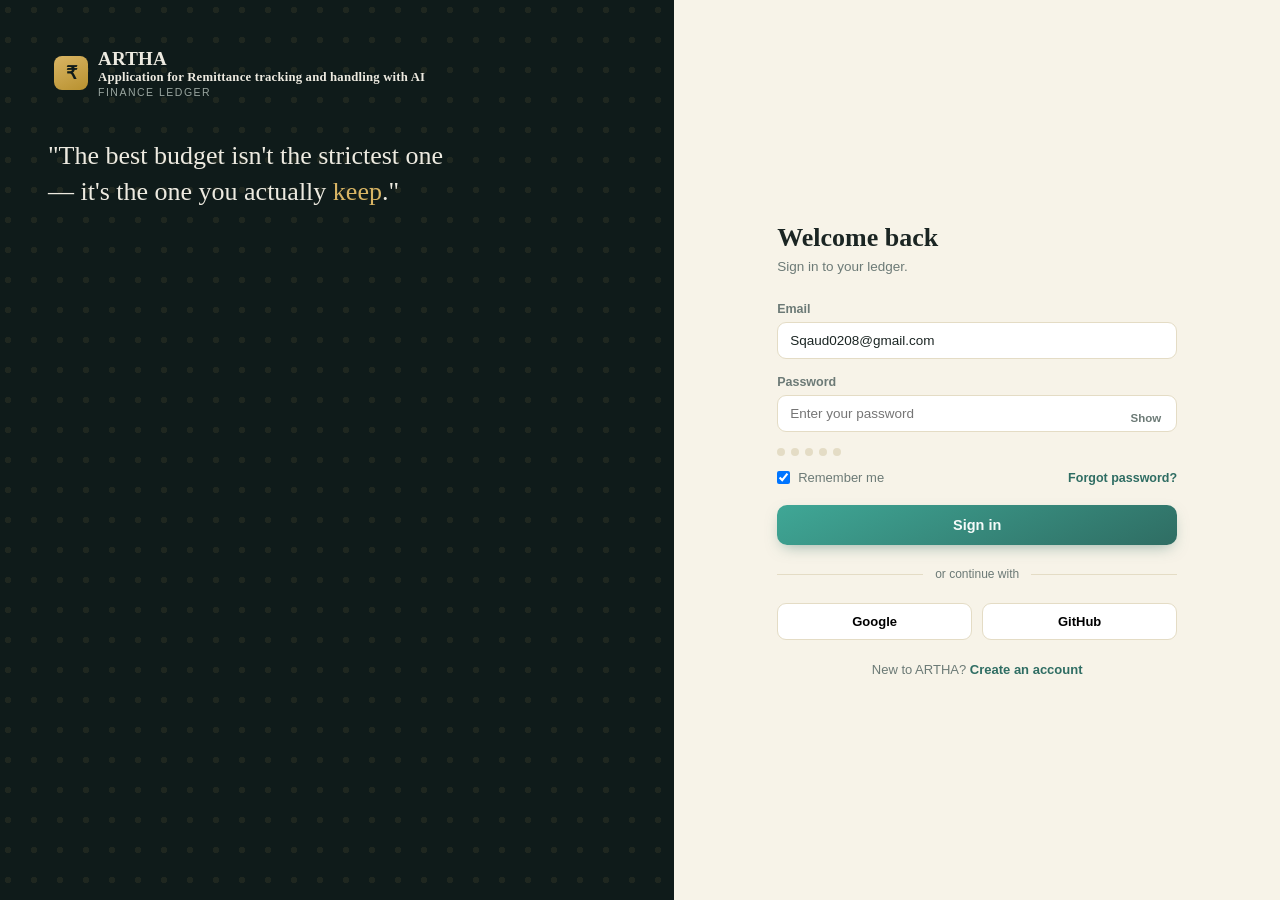
<file: index.html>
<!DOCTYPE html>
<html lang="en">
<head>
<meta charset="UTF-8">
<meta http-equiv="refresh" content="0; url=login.html">
<title>ARTHA</title>
</head>
<body>
<p>Redirecting to <a href="login.html">sign in</a>…</p>
</body>
</html>
</file>
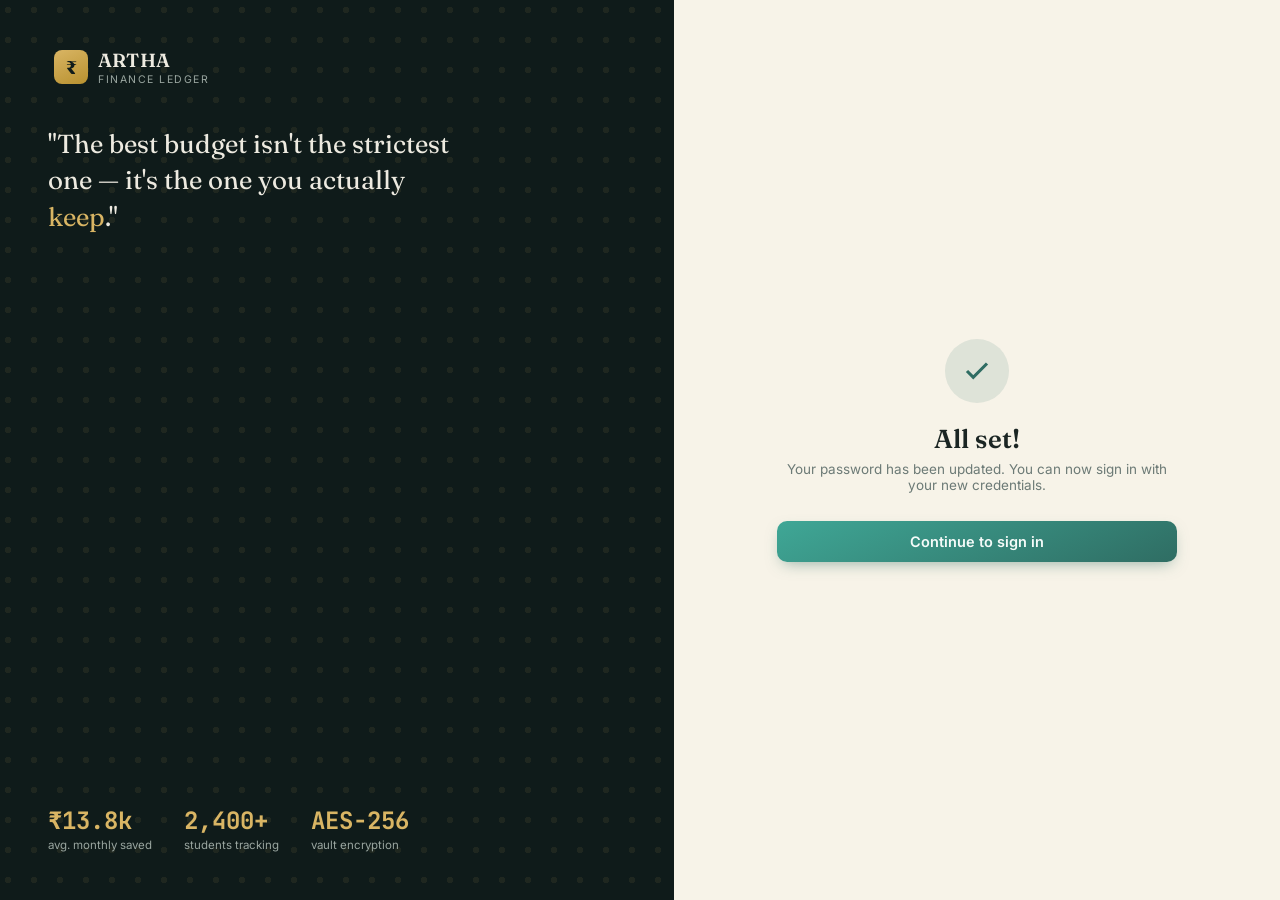
<file: email-verified.html>
<!DOCTYPE html>
<html lang="en">
<head>
<meta charset="UTF-8">
<meta name="viewport" content="width=device-width, initial-scale=1.0">
<title>Success — ARTHA</title>
<link rel="preconnect" href="https://fonts.googleapis.com">
<link href="https://fonts.googleapis.com/css2?family=Fraunces:opsz,wght@9..144,500;9..144,600;9..144,700&family=Inter:wght@400;500;600;700&family=JetBrains+Mono:wght@400;500;700&display=swap" rel="stylesheet">
<link rel="stylesheet" href="css/style.css">
</head>
<body>
<div class="auth-shell">
  <div class="auth-visual">
    <div class="auth-visual-content">
      <div class="brand"><div class="brand-mark">₹</div><div><div class="brand-name">ARTHA</div><div class="brand-tag">Finance Ledger</div></div></div>
      <div class="auth-quote">"The best budget isn't the strictest one — it's the one you actually <span>keep</span>."</div>
    </div>
    <div class="auth-stats">
      <div><div class="auth-stat-num">₹13.8k</div><div class="auth-stat-label">avg. monthly saved</div></div>
      <div><div class="auth-stat-num">2,400+</div><div class="auth-stat-label">students tracking</div></div>
      <div><div class="auth-stat-num">AES-256</div><div class="auth-stat-label">vault encryption</div></div>
    </div>
  </div>
  <div class="auth-form-side">
    <div class="auth-card">
      <div style="text-align:center; padding:20px 0;">
        <div style="width:64px; height:64px; border-radius:50%; background:rgba(47,109,99,0.12); display:flex; align-items:center; justify-content:center; margin:0 auto 20px;">
          <svg width="30" height="30" viewBox="0 0 24 24" fill="none" stroke="#2F6D63" stroke-width="2.5"><path d="M20 6L9 17l-5-5"/></svg>
        </div>
        <div class="auth-title">All set!</div>
        <div class="auth-sub" style="margin-bottom:28px;">Your password has been updated. You can now sign in with your new credentials.</div>
        <a class="btn btn-primary btn-block btn-lg" href="login.html">Continue to sign in</a>
      </div>

    </div>
  </div>
</div>
<script src="js/app.js"></script>

</body>
</html>
</file>
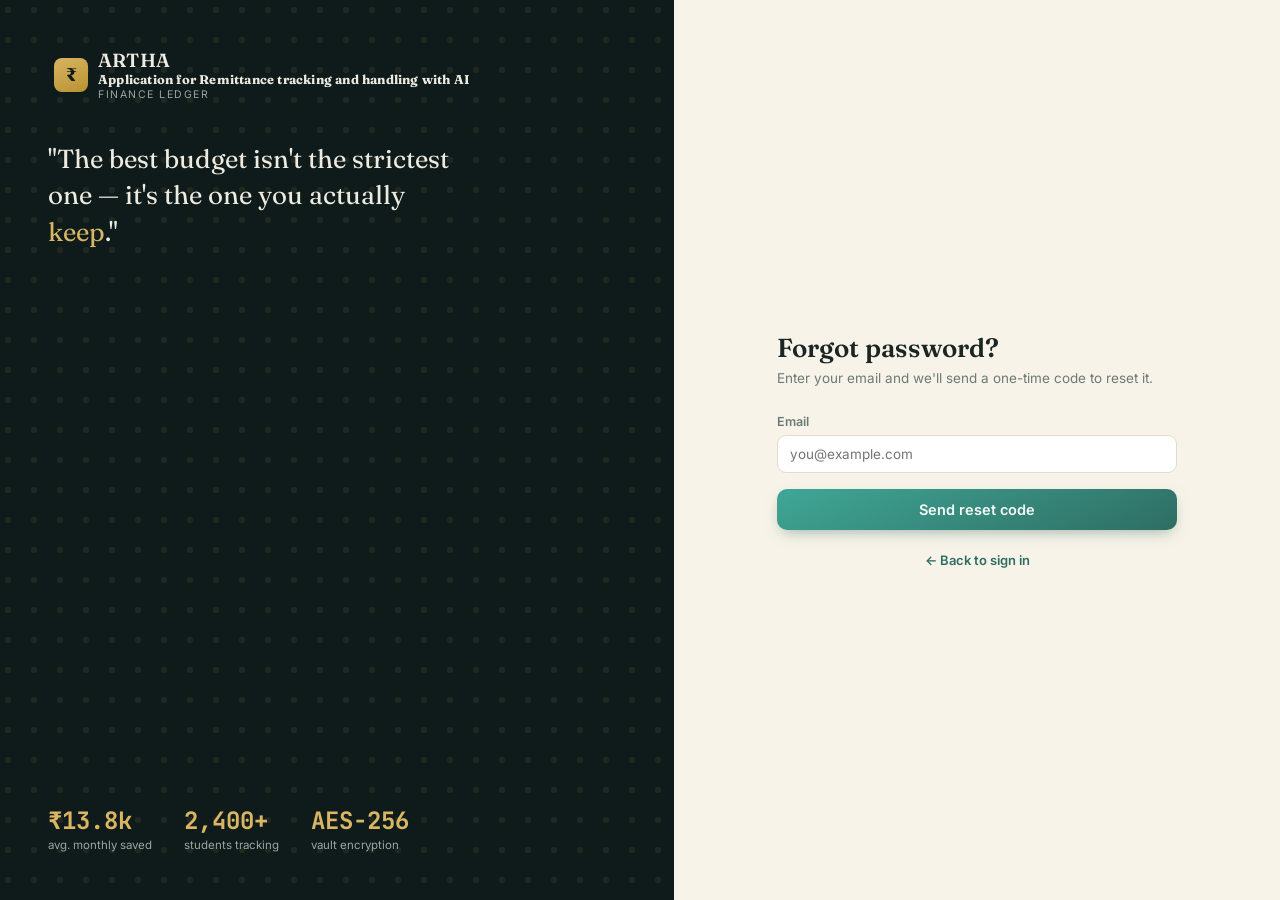
<file: forgot-password.html>
<!DOCTYPE html>
<html lang="en">
<head>
<meta charset="UTF-8">
<meta name="viewport" content="width=device-width, initial-scale=1.0">
<title>Forgot password — ARTHA</title>
<link rel="preconnect" href="https://fonts.googleapis.com">
<link href="https://fonts.googleapis.com/css2?family=Fraunces:opsz,wght@9..144,500;9..144,600;9..144,700&family=Inter:wght@400;500;600;700&family=JetBrains+Mono:wght@400;500;700&display=swap" rel="stylesheet">
<link rel="stylesheet" href="css/style.css">
</head>
<body>
<div class="auth-shell">
  <div class="auth-visual">
    <div class="auth-visual-content">
      <div class="brand"><div class="brand-mark">₹</div><div><div class="brand-name">ARTHA<br><h6>Application for Remittance tracking and handling with AI</h6></div><div class="brand-tag">Finance Ledger</div></div></div>
      <div class="auth-quote">"The best budget isn't the strictest one — it's the one you actually <span>keep</span>."</div>
    </div>
    <div class="auth-stats">
      <div><div class="auth-stat-num">₹13.8k</div><div class="auth-stat-label">avg. monthly saved</div></div>
      <div><div class="auth-stat-num">2,400+</div><div class="auth-stat-label">students tracking</div></div>
      <div><div class="auth-stat-num">AES-256</div><div class="auth-stat-label">vault encryption</div></div>
    </div>
  </div>
  <div class="auth-form-side">
    <div class="auth-card">
      <div class="auth-title">Forgot password?</div>
      <div class="auth-sub">Enter your email and we'll send a one-time code to reset it.</div>
      <div class="field"><label>Email</label><input type="email" placeholder="you@example.com"></div>
      <button class="btn btn-primary btn-block btn-lg" onclick="location.href='otp-verification.html'">Send reset code</button>
      <div class="auth-footer-link"><a href="login.html">← Back to sign in</a></div>

    </div>
  </div>
</div>
<script src="js/app.js"></script>

</body>
</html>
</file>
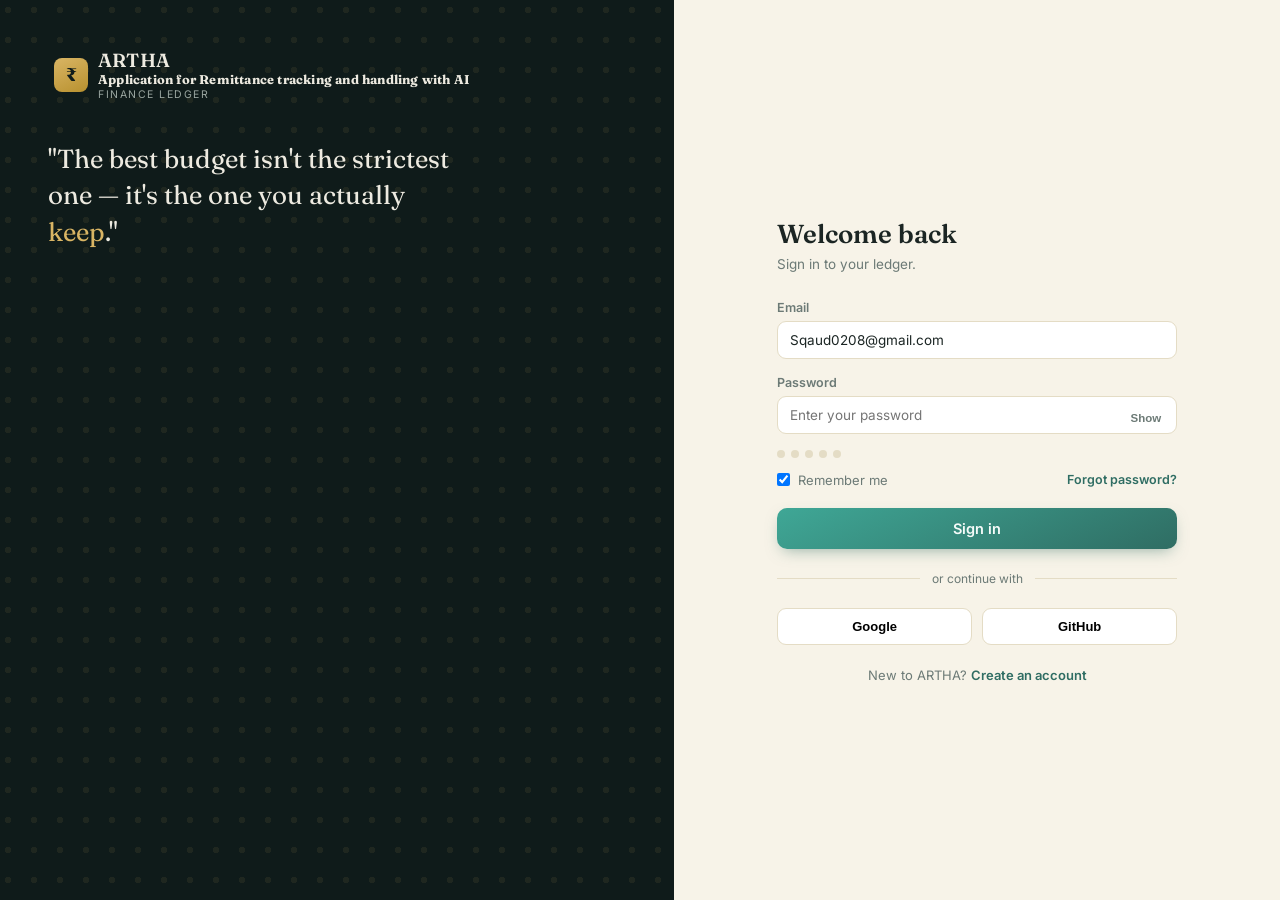
<file: login.html>
<!DOCTYPE html>
<html lang="en">
<head>
<meta charset="UTF-8">
<meta name="viewport" content="width=device-width, initial-scale=1.0">
<title>ARTHA</title>
<link rel="preconnect" href="https://fonts.googleapis.com">
<link href="https://fonts.googleapis.com/css2?family=Fraunces:opsz,wght@9..144,500;9..144,600;9..144,700&family=Inter:wght@400;500;600;700&family=JetBrains+Mono:wght@400;500;700&display=swap" rel="stylesheet">
<link rel="stylesheet" href="css/style.css">
</head>
<body>
<div class="auth-shell">
  <div class="auth-visual">
    <div class="auth-visual-content">
      <div class="brand"><div class="brand-mark">₹</div><div><div class="brand-name">ARTHA<br><h6>Application for Remittance tracking and handling with AI</h6></div><div class="brand-tag">Finance Ledger</div></div></div>
      <div class="auth-quote">"The best budget isn't the strictest one — it's the one you actually <span>keep</span>."</div>
    </div>
    <div class="auth-stats">
      <div><div class="auth-stat-num"></div><div class="auth-stat-label"></div></div>
      <div><div class="auth-stat-num"></div><div class="auth-stat-label"></div></div>
      <div><div class="auth-stat-num"></div><div class="auth-stat-label"></div></div>
    </div>
  </div>
  <div class="auth-form-side">
    <div class="auth-card">
      <div class="auth-title">Welcome back</div>
      <div class="auth-sub">Sign in to your ledger.</div>

      <div class="lockout-box" id="lockoutBox"></div>

      <div class="field"><label>Email</label><input type="email" placeholder="you@example.com" value="Sqaud0208@gmail.com"></div>
      <div class="field password-field">
        <label>Password</label>
        <input type="password" id="loginPassInput" placeholder="Enter your password">
        <button class="password-toggle" onclick="togglePassword('loginPassInput', this)"></br></br>Show</button>
      </div>
      <div class="attempts-row" id="attemptsRow">
        <span class="attempt-dot"></span><span class="attempt-dot"></span><span class="attempt-dot"></span><span class="attempt-dot"></span><span class="attempt-dot"></span>
      </div>

      <div style="display:flex; justify-content:space-between; align-items:center; margin:14px 0 20px;">
        <label class="check-row"><input type="checkbox" checked> Remember me</label>
        <a href="forgot-password.html" style="font-size:12.5px; color:var(--teal); font-weight:600; text-decoration:none;">Forgot password?</a>
      </div>

      <button class="btn btn-primary btn-block btn-lg" id="loginSubmitBtn" onclick="handleLoginDemo()">Sign in</button>

      <div class="auth-divider">or continue with</div>
      <div class="social-row">
        <button class="social-btn">Google</button>
        <button class="social-btn">GitHub</button>
      </div>
      <div class="auth-footer-link">New to ARTHA? <a href="register.html">Create an account</a></div>

    </div>
  </div>
</div>
<script src="js/app.js"></script>
<script>
function handleLoginDemo() {
  const pw = document.getElementById('loginPassInput').value;
  // Demo-only client check so the lockout/attempt UI can be exercised.
  // Real credential verification must happen server-side over HTTPS.
  if (pw === 'demo1234') {
    simulateLoginAttempt(true);
    setTimeout(() => location.href = 'dashboard.html', 600);
  } else {
    simulateLoginAttempt(false);
  }
}
</script>
</body>
</html>
</file>
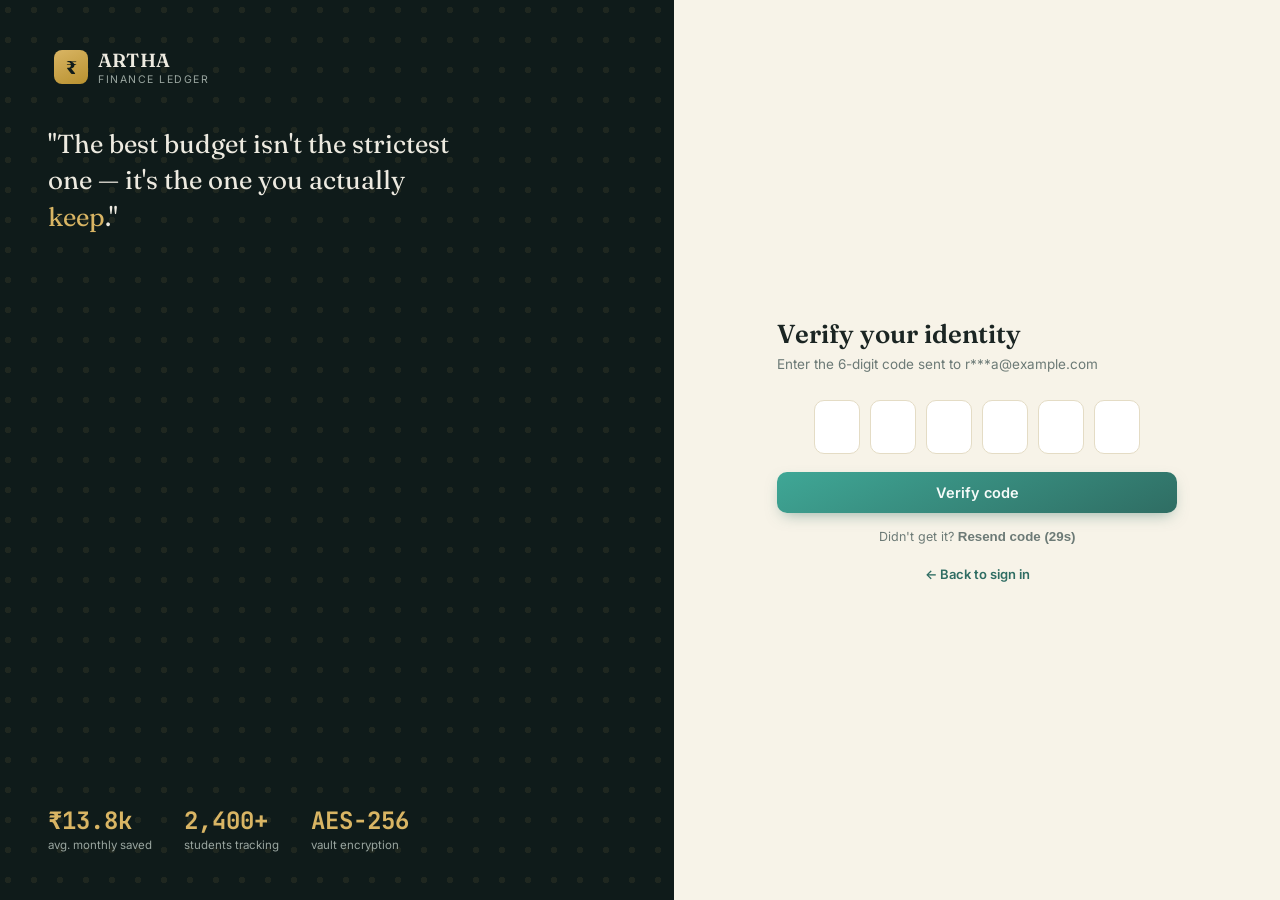
<file: otp-verification.html>
<!DOCTYPE html>
<html lang="en">
<head>
<meta charset="UTF-8">
<meta name="viewport" content="width=device-width, initial-scale=1.0">
<title>Verify code — ARTHA</title>
<link rel="preconnect" href="https://fonts.googleapis.com">
<link href="https://fonts.googleapis.com/css2?family=Fraunces:opsz,wght@9..144,500;9..144,600;9..144,700&family=Inter:wght@400;500;600;700&family=JetBrains+Mono:wght@400;500;700&display=swap" rel="stylesheet">
<link rel="stylesheet" href="css/style.css">
</head>
<body>
<div class="auth-shell">
  <div class="auth-visual">
    <div class="auth-visual-content">
      <div class="brand"><div class="brand-mark">₹</div><div><div class="brand-name">ARTHA</div><div class="brand-tag">Finance Ledger</div></div></div>
      <div class="auth-quote">"The best budget isn't the strictest one — it's the one you actually <span>keep</span>."</div>
    </div>
    <div class="auth-stats">
      <div><div class="auth-stat-num">₹13.8k</div><div class="auth-stat-label">avg. monthly saved</div></div>
      <div><div class="auth-stat-num">2,400+</div><div class="auth-stat-label">students tracking</div></div>
      <div><div class="auth-stat-num">AES-256</div><div class="auth-stat-label">vault encryption</div></div>
    </div>
  </div>
  <div class="auth-form-side">
    <div class="auth-card">
      <div class="auth-title">Verify your identity</div>
      <div class="auth-sub">Enter the 6-digit code sent to r***a@example.com</div>
      <div class="otp-row" id="otpGroup">
        <input class="otp-box" maxlength="1" inputmode="numeric">
        <input class="otp-box" maxlength="1" inputmode="numeric">
        <input class="otp-box" maxlength="1" inputmode="numeric">
        <input class="otp-box" maxlength="1" inputmode="numeric">
        <input class="otp-box" maxlength="1" inputmode="numeric">
        <input class="otp-box" maxlength="1" inputmode="numeric">
      </div>
      <button class="btn btn-primary btn-block btn-lg" onclick="location.href='reset-password.html'">Verify code</button>
      <div class="resend-row" style="margin-top:16px;">Didn't get it? <button id="resendBtn" data-label="Resend code">Resend code</button></div>
      <div class="auth-footer-link"><a href="login.html">← Back to sign in</a></div>

    </div>
  </div>
</div>
<script src="js/app.js"></script>
<script>initOtpGroup('otpGroup'); initResendTimer('resendBtn', 30);</script>
</body>
</html>
</file>
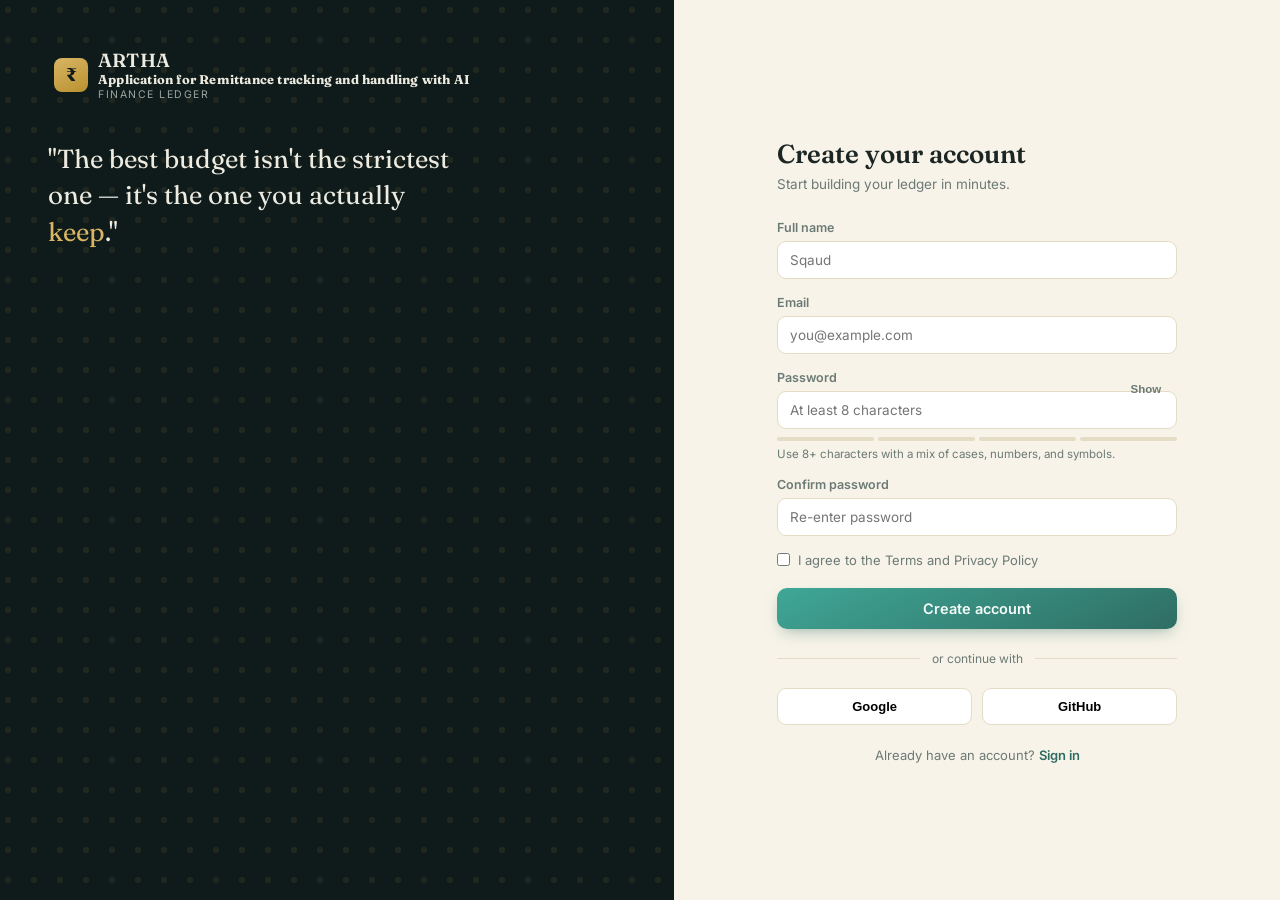
<file: register.html>
<!DOCTYPE html>
<html lang="en">
<head>
<meta charset="UTF-8">
<meta name="viewport" content="width=device-width, initial-scale=1.0">
<title>Create account — ARTHA</title>
<link rel="preconnect" href="https://fonts.googleapis.com">
<link href="https://fonts.googleapis.com/css2?family=Fraunces:opsz,wght@9..144,500;9..144,600;9..144,700&family=Inter:wght@400;500;600;700&family=JetBrains+Mono:wght@400;500;700&display=swap" rel="stylesheet">
<link rel="stylesheet" href="css/style.css">
</head>
<body>
<div class="auth-shell">
  <div class="auth-visual">
    <div class="auth-visual-content">
      <div class="brand"><div class="brand-mark">₹</div><div><div class="brand-name">ARTHA<br><h6>Application for Remittance tracking and handling with AI</h6></div><div class="brand-tag">Finance Ledger</div></div></div>
      <div class="auth-quote">"The best budget isn't the strictest one — it's the one you actually <span>keep</span>."</div>
    </div>
    <div class="auth-stats">
      <div><div class="auth-stat-num"></div><div class="auth-stat-label"></div></div>
      <div><div class="auth-stat-num"></div><div class="auth-stat-label"></div></div>
      <div><div class="auth-stat-num"></div><div class="auth-stat-label"></div></div>
    </div>
  </div>
  <div class="auth-form-side">
    <div class="auth-card">
      <div class="auth-title">Create your account</div>
      <div class="auth-sub">Start building your ledger in minutes.</div>

      <div class="field"><label>Full name</label><input placeholder="Sqaud"></div>
      <div class="field"><label>Email</label><input type="email" placeholder="you@example.com"></div>
      <div class="field password-field">
        <label>Password</label>
        <input type="password" id="regPassInput" placeholder="At least 8 characters">
        <button class="password-toggle" onclick="togglePassword('regPassInput', this)">Show</button>
        <div class="strength-meter" id="regPwMeter"><div class="strength-bar"></div><div class="strength-bar"></div><div class="strength-bar"></div><div class="strength-bar"></div></div>
        <div class="strength-label" id="regPwLabel"></div>
        <div class="field-hint">Use 8+ characters with a mix of cases, numbers, and symbols.</div>
      </div>
      <div class="field"><label>Confirm password</label><input type="password" placeholder="Re-enter password"></div>

      <label class="check-row" style="margin-bottom:20px;"><input type="checkbox"> I agree to the Terms and Privacy Policy</label>

      <button class="btn btn-primary btn-block btn-lg" onclick="location.href='otp-verification.html'">Create account</button>

      <div class="auth-divider">or continue with</div>
      <div class="social-row"><button class="social-btn">Google</button><button class="social-btn">GitHub</button></div>
      <div class="auth-footer-link">Already have an account? <a href="login.html">Sign in</a></div>

    </div>
  </div>
</div>
<script src="js/app.js"></script>
<script>initStrengthMeter('regPassInput','regPwMeter','regPwLabel');</script>
</body>
</html>
</file>
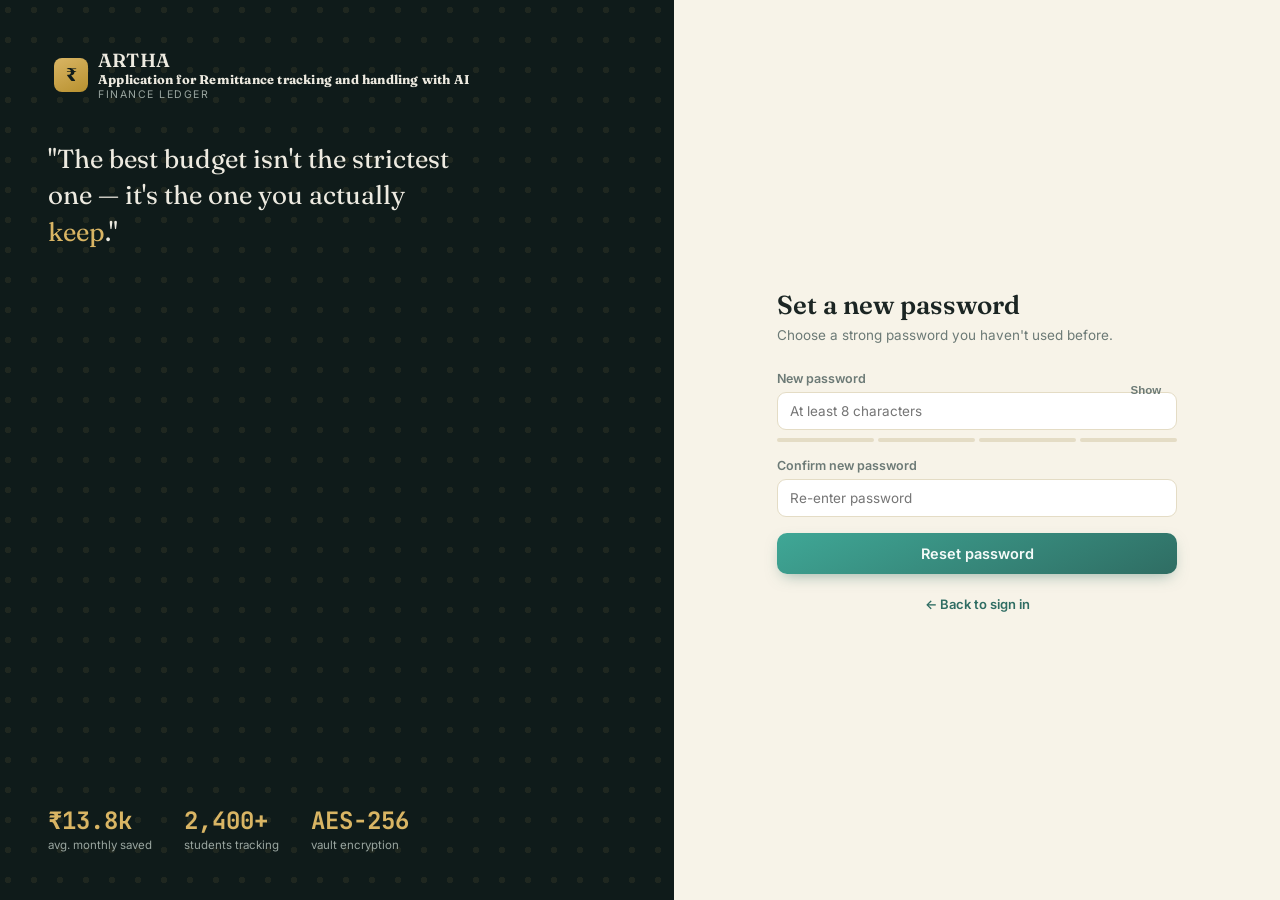
<file: reset-password.html>
<!DOCTYPE html>
<html lang="en">
<head>
<meta charset="UTF-8">
<meta name="viewport" content="width=device-width, initial-scale=1.0">
<title>Reset password — ARTHA</title>
<link rel="preconnect" href="https://fonts.googleapis.com">
<link href="https://fonts.googleapis.com/css2?family=Fraunces:opsz,wght@9..144,500;9..144,600;9..144,700&family=Inter:wght@400;500;600;700&family=JetBrains+Mono:wght@400;500;700&display=swap" rel="stylesheet">
<link rel="stylesheet" href="css/style.css">
</head>
<body>
<div class="auth-shell">
  <div class="auth-visual">
    <div class="auth-visual-content">
      <div class="brand"><div class="brand-mark">₹</div><div><div class="brand-name">ARTHA<br><h6>Application for Remittance tracking and handling with AI</h6></div><div class="brand-tag">Finance Ledger</div></div></div>
      <div class="auth-quote">"The best budget isn't the strictest one — it's the one you actually <span>keep</span>."</div>
    </div>
    <div class="auth-stats">
      <div><div class="auth-stat-num">₹13.8k</div><div class="auth-stat-label">avg. monthly saved</div></div>
      <div><div class="auth-stat-num">2,400+</div><div class="auth-stat-label">students tracking</div></div>
      <div><div class="auth-stat-num">AES-256</div><div class="auth-stat-label">vault encryption</div></div>
    </div>
  </div>
  <div class="auth-form-side">
    <div class="auth-card">
      <div class="auth-title">Set a new password</div>
      <div class="auth-sub">Choose a strong password you haven't used before.</div>
      <div class="field password-field">
        <label>New password</label>
        <input type="password" id="resetPassInput" placeholder="At least 8 characters">
        <button class="password-toggle" onclick="togglePassword('resetPassInput', this)">Show</button>
        <div class="strength-meter" id="resetPwMeter"><div class="strength-bar"></div><div class="strength-bar"></div><div class="strength-bar"></div><div class="strength-bar"></div></div>
        <div class="strength-label" id="resetPwLabel"></div>
      </div>
      <div class="field"><label>Confirm new password</label><input type="password" placeholder="Re-enter password"></div>
      <button class="btn btn-primary btn-block btn-lg" onclick="location.href='email-verified.html'">Reset password</button>
      <div class="auth-footer-link"><a href="login.html">← Back to sign in</a></div>

    </div>
  </div>
</div>
<script src="js/app.js"></script>
<script>initStrengthMeter('resetPassInput','resetPwMeter','resetPwLabel');</script>
</body>
</html>
</file>
<file: css/style.css>
/* =========================================================
   ARTHA — shared design system
   Passbook / ledger motif: ink navy, brass gold, teal, aged paper
   ========================================================= */

:root{
  --ink:#0F1B1A;
  --ink-2:#152625;
  --surface:#F7F3E8;
  --surface-2:#FFFFFF;
  --card-line:#E4DCC5;
  --brass:#B8912F;
  --brass-light:#D9B564;
  --teal:#2F6D63;
  --teal-light:#3FA796;
  --terracotta:#B0503F;
  --text-main:#1B2523;
  --text-muted:#6C7A76;
  --paper:#FBF8F0;
  --shadow: 0 8px 24px -8px rgba(15,27,26,0.18);
  --radius-lg:16px;
  --radius-md:12px;
  --radius-sm:8px;
}
*{box-sizing:border-box; margin:0; padding:0;}
html{scroll-behavior:smooth;}
body{
  font-family:'Inter', sans-serif;
  background:var(--surface);
  color:var(--text-main);
  min-height:100vh;
}
a{ color:inherit; }
.mono{font-family:'JetBrains Mono', monospace;}
.display{font-family:'Fraunces', serif;}
:focus-visible{ outline:2px solid var(--teal-light); outline-offset:2px; }

/* ---------- APP SHELL ---------- */
.app-shell{ display:flex; min-height:100vh; }

.sidebar{
  width:248px;
  background:var(--ink);
  color:#EDEAE0;
  padding:28px 18px;
  flex-shrink:0;
  display:flex;
  flex-direction:column;
  gap:28px;
  position:sticky;
  top:0;
  height:100vh;
  overflow-y:auto;
}
.brand{ display:flex; align-items:center; gap:10px; padding:0 6px; }
.brand-mark{
  width:34px;height:34px; border-radius:8px;
  background:linear-gradient(155deg, var(--brass-light), var(--brass));
  display:flex;align-items:center;justify-content:center;
  font-family:'Fraunces',serif; font-weight:700; color:var(--ink); font-size:18px;
}
.brand-name{ font-family:'Fraunces', serif; font-size:19px; font-weight:600; letter-spacing:.2px; }
.brand-tag{ font-size:10.5px; color:#9AA6A0; letter-spacing:1.5px; text-transform:uppercase; margin-top:1px; }

nav.main-nav{ display:flex; flex-direction:column; gap:2px; }
.nav-section-label{
  font-size:10.5px; text-transform:uppercase; letter-spacing:1.3px;
  color:#6E7C77; margin:16px 10px 6px;
}
.nav-item{
  display:flex; align-items:center; gap:12px; padding:9px 12px; border-radius:9px;
  color:#C7CFC9; font-size:14px; font-weight:500; text-decoration:none; cursor:pointer;
  transition: background .15s ease, color .15s ease; border:none; background:none; width:100%; text-align:left;
}
.nav-item:hover{ background:rgba(255,255,255,0.05); color:#EDEAE0; }
.nav-item.active{ background:rgba(217,181,100,0.14); color:var(--brass-light); }
.nav-item svg{ width:17px; height:17px; flex-shrink:0; }
.nav-item .nav-badge{
  margin-left:auto; font-size:10px; font-weight:700; padding:1px 6px; border-radius:20px;
  background:var(--terracotta); color:#fff;
}
.sidebar-foot{
  margin-top:auto; border-top:1px solid rgba(255,255,255,0.08); padding-top:16px;
  display:flex; align-items:center; gap:10px;
}
.avatar-sm{
  width:36px;height:36px;border-radius:50%;
  background:linear-gradient(155deg, var(--teal-light), var(--teal));
  display:flex;align-items:center;justify-content:center;
  font-weight:600; font-size:13px; color:#EDEAE0; flex-shrink:0;
}
.foot-name{ font-size:13px; font-weight:600; color:#EDEAE0; }
.foot-role{ font-size:11.5px; color:#8C9994; }
.logout-link{ margin-left:auto; color:#8C9994; cursor:pointer; }
.logout-link:hover{ color:var(--terracotta); }

main.content{ flex:1; padding:26px 36px 60px; max-width:1240px; }

/* ---------- TOPBAR ---------- */
.topbar{
  display:flex; justify-content:space-between; align-items:flex-start;
  margin-bottom:26px; flex-wrap:wrap; gap:16px;
}
.page-eyebrow{ font-size:11.5px; text-transform:uppercase; letter-spacing:1.6px; color:var(--teal); font-weight:600; }
.page-title{ font-family:'Fraunces', serif; font-size:28px; font-weight:600; margin-top:4px; color:var(--text-main); }
.page-sub{ font-size:13.5px; color:var(--text-muted); margin-top:3px; }
.topbar-actions{ display:flex; align-items:center; gap:10px; flex-wrap:wrap; }

/* ---------- BUTTONS ---------- */
.btn{
  border:none; cursor:pointer; font-family:'Inter',sans-serif; font-weight:600; font-size:13.5px;
  padding:10px 18px; border-radius:10px; display:inline-flex; align-items:center; gap:7px;
  transition: transform .12s ease, box-shadow .12s ease; text-decoration:none;
}
.btn:active{ transform: scale(0.97); }
.btn:disabled{ opacity:.5; cursor:not-allowed; }
.btn-primary{
  background:linear-gradient(155deg, var(--teal-light), var(--teal)); color:#F5FBF9;
  box-shadow:0 6px 16px -6px rgba(47,109,99,0.55);
}
.btn-primary:hover{ box-shadow:0 8px 20px -6px rgba(47,109,99,0.65); }
.btn-gold{
  background:linear-gradient(155deg, var(--brass-light), var(--brass)); color:var(--ink);
  box-shadow:0 6px 16px -6px rgba(184,145,47,0.5);
}
.btn-ghost{ background:var(--surface-2); color:var(--text-main); border:1px solid var(--card-line); }
.btn-danger{ background:var(--surface-2); color:var(--terracotta); border:1px solid rgba(176,80,63,0.35); }
.btn-block{ width:100%; justify-content:center; }
.btn-lg{ padding:12px 20px; font-size:14.5px; }

.icon-btn{
  width:38px; height:38px; border-radius:10px; background:var(--surface-2); border:1px solid var(--card-line);
  display:flex; align-items:center; justify-content:center; cursor:pointer; position:relative;
}
.icon-btn svg{ width:17px;height:17px; color:var(--text-muted); }
.dot-badge{ position:absolute; top:6px; right:7px; width:7px;height:7px;border-radius:50%; background:var(--terracotta); border:1.5px solid var(--surface-2); }

/* ---------- ALERT / TOAST ---------- */
.alert-banner{
  display:flex; align-items:center; gap:12px;
  background:linear-gradient(90deg, rgba(176,80,63,0.09), rgba(176,80,63,0.03));
  border:1px solid rgba(176,80,63,0.25); border-left:4px solid var(--terracotta);
  border-radius:12px; padding:13px 18px; margin-bottom:22px; font-size:13.5px;
}
.alert-banner.warn{
  background:linear-gradient(90deg, rgba(184,145,47,0.10), rgba(184,145,47,0.03));
  border-color:rgba(184,145,47,0.3); border-left-color:var(--brass);
}
.alert-banner.info{
  background:linear-gradient(90deg, rgba(47,109,99,0.09), rgba(47,109,99,0.03));
  border-color:rgba(47,109,99,0.25); border-left-color:var(--teal);
}
.alert-banner strong{ color:var(--terracotta); }
.alert-banner.warn strong{ color:var(--brass); }
.alert-banner.info strong{ color:var(--teal); }
.alert-banner .close-x{ margin-left:auto; cursor:pointer; color:var(--text-muted); font-size:16px; background:none; border:none; }

.toast-stack{ position:fixed; top:20px; right:20px; z-index:200; display:flex; flex-direction:column; gap:10px; }
.toast{
  background:var(--ink); color:#EDEAE0; padding:12px 16px; border-radius:10px; font-size:13px;
  box-shadow:0 10px 24px -8px rgba(0,0,0,0.4); display:flex; align-items:center; gap:10px; min-width:240px;
  animation: toastIn .25s ease;
}
.toast.success{ border-left:3px solid var(--teal-light); }
.toast.error{ border-left:3px solid var(--terracotta); }
@keyframes toastIn{ from{ opacity:0; transform:translateY(-8px);} to{opacity:1; transform:translateY(0);} }

/* ---------- PASSBOOK STAT CARDS ---------- */
.stat-grid{ display:grid; grid-template-columns:repeat(4, 1fr); gap:16px; margin-bottom:24px; }
.stat-card{
  background:var(--paper); border:1px solid var(--card-line); border-radius:14px;
  padding:18px 18px 16px 26px; position:relative; overflow:hidden; box-shadow:var(--shadow);
}
.stat-card::before{
  content:""; position:absolute; left:0; top:0; bottom:0; width:14px;
  background-image: radial-gradient(circle at 7px 10px, var(--surface) 3px, transparent 3.2px);
  background-size:14px 16px; background-repeat:repeat-y;
}
.stat-label{ font-size:11.5px; text-transform:uppercase; letter-spacing:1px; color:var(--text-muted); font-weight:600; }
.stat-value{ font-family:'JetBrains Mono', monospace; font-size:23px; font-weight:700; margin-top:8px; color:var(--text-main); }
.stat-delta{ font-size:12px; margin-top:6px; font-weight:600; display:flex; align-items:center; gap:4px; }
.stat-delta.up{ color:var(--teal); }
.stat-delta.down{ color:var(--terracotta); }

/* ---------- GRID / PANELS ---------- */
.content-grid{ display:grid; grid-template-columns: 1.35fr 1fr; gap:18px; margin-bottom:18px; }
.panel{ background:var(--paper); border:1px solid var(--card-line); border-radius:14px; padding:20px; box-shadow:var(--shadow); }
.panel-head{ display:flex; justify-content:space-between; align-items:center; margin-bottom:16px; gap:10px; flex-wrap:wrap; }
.panel-title{ font-family:'Fraunces', serif; font-size:16.5px; font-weight:600; }
.panel-link{ font-size:12.5px; color:var(--teal); font-weight:600; cursor:pointer; text-decoration:none; background:none; border:none; }
.chart-wrap{ position:relative; height:230px; }

/* ---------- TABLE / LEDGER ---------- */
table{ width:100%; border-collapse:collapse; }
thead th{
  text-align:left; font-size:11px; text-transform:uppercase; letter-spacing:0.8px; color:var(--text-muted);
  font-weight:600; padding:0 8px 10px; border-bottom:1px solid var(--card-line);
}
tbody td{ padding:11px 8px; font-size:13.5px; border-bottom:1px dashed var(--card-line); vertical-align:middle; }
tbody tr:last-child td{ border-bottom:none; }
tbody tr.clickable{ cursor:pointer; }
tbody tr.clickable:hover{ background:rgba(47,109,99,0.04); }
.txn-merchant{ display:flex; align-items:center; gap:10px; font-weight:600; }
.txn-icon{ width:32px;height:32px;border-radius:9px; display:flex;align-items:center;justify-content:center; font-size:14px; flex-shrink:0; }
.txn-cat{ font-size:11.5px; color:var(--text-muted); font-weight:500; }
.amt-neg{ font-family:'JetBrains Mono',monospace; font-weight:700; color:var(--terracotta); }
.amt-pos{ font-family:'JetBrains Mono',monospace; font-weight:700; color:var(--teal); }
.pill{ font-size:10.5px; font-weight:600; padding:3px 9px; border-radius:20px; display:inline-block; }
.pill-upi{ background:rgba(47,109,99,0.12); color:var(--teal); }
.pill-card{ background:rgba(184,145,47,0.15); color:var(--brass); }
.pill-cash{ background:rgba(108,122,118,0.12); color:var(--text-muted); }
.pill-ok{ background:rgba(47,109,99,0.12); color:var(--teal); }
.pill-warn{ background:rgba(184,145,47,0.15); color:var(--brass); }
.pill-danger{ background:rgba(176,80,63,0.12); color:var(--terracotta); }

/* ---------- FILTER / TOOLBAR ---------- */
.toolbar{ display:flex; gap:10px; flex-wrap:wrap; align-items:center; margin-bottom:18px; }
.search-box{
  flex:1; min-width:200px; display:flex; align-items:center; gap:8px;
  background:var(--surface-2); border:1px solid var(--card-line); border-radius:10px; padding:9px 14px;
}
.search-box svg{ width:15px; height:15px; color:var(--text-muted); flex-shrink:0; }
.search-box input{ border:none; outline:none; font-size:13.5px; background:none; width:100%; font-family:'Inter',sans-serif; }
.select-chip{
  border:1px solid var(--card-line); background:var(--surface-2); border-radius:10px; padding:9px 12px;
  font-size:13px; font-family:'Inter',sans-serif; color:var(--text-main); cursor:pointer;
}

/* ---------- SECURE CARDS (Diary/Vault entry points) ---------- */
.secure-grid{ display:grid; grid-template-columns: 1fr 1fr; gap:18px; }
.secure-card{
  background:var(--ink); color:#EDEAE0; border-radius:14px; padding:20px; position:relative;
  overflow:hidden; box-shadow:var(--shadow);
}
.secure-card::after{
  content:""; position:absolute; right:-30px; top:-30px; width:130px; height:130px; border-radius:50%;
  background:radial-gradient(circle, rgba(217,181,100,0.16), transparent 70%);
}
.secure-icon{ width:38px;height:38px;border-radius:10px; background:rgba(217,181,100,0.14); display:flex;align-items:center;justify-content:center; margin-bottom:12px; }
.secure-icon svg{ width:19px; height:19px; color:var(--brass-light); }
.secure-title{ font-family:'Fraunces',serif; font-size:16px; font-weight:600; margin-bottom:4px; }
.secure-desc{ font-size:12.5px; color:#A9B3AD; margin-bottom:16px; line-height:1.5; }
.lock-btn{
  background:rgba(255,255,255,0.07); border:1px solid rgba(217,181,100,0.35); color:var(--brass-light);
  font-size:12.5px; font-weight:600; padding:8px 14px; border-radius:9px; display:inline-flex; align-items:center; gap:6px; cursor:pointer;
}

/* ---------- MODAL ---------- */
.modal-overlay{
  position:fixed; inset:0; background:rgba(15,27,26,0.45); display:none; align-items:center; justify-content:center;
  z-index:150; backdrop-filter: blur(2px);
}
.modal-overlay.open{ display:flex; }
.modal{ background:var(--paper); border-radius:16px; width:400px; max-width:92vw; padding:24px; box-shadow:0 20px 60px -12px rgba(0,0,0,0.35); }
.modal-head{ display:flex; justify-content:space-between; align-items:center; margin-bottom:18px; }
.modal-title{ font-family:'Fraunces',serif; font-size:18px; font-weight:600; }
.modal-close{ cursor:pointer; color:var(--text-muted); font-size:18px; background:none; border:none; }
.modal-actions{ display:flex; gap:10px; margin-top:18px; }
.modal-actions .btn{ flex:1; justify-content:center; }

/* ---------- FORM FIELDS ---------- */
.field{ margin-bottom:16px; }
.field label{ font-size:12.5px; font-weight:600; color:var(--text-muted); display:block; margin-bottom:6px; }
.field input, .field select, .field textarea{
  width:100%; padding:10px 12px; border-radius:9px; border:1px solid var(--card-line);
  font-family:'Inter',sans-serif; font-size:13.5px; background:var(--surface-2); color:var(--text-main);
}
.field textarea{ resize:vertical; min-height:100px; font-family:'JetBrains Mono', monospace; line-height:1.6; }
.field input:focus, .field select:focus, .field textarea:focus{ outline:2px solid var(--teal-light); outline-offset:1px; border-color:transparent; }
.field-error{ font-size:12px; color:var(--terracotta); margin-top:5px; display:none; }
.field.has-error input{ border-color:var(--terracotta); }
.field.has-error .field-error{ display:block; }
.field-hint{ font-size:11.5px; color:var(--text-muted); margin-top:5px; }
.password-field{ position:relative; }
.password-toggle{
  position:absolute; right:10px; top:9px; background:none; border:none; cursor:pointer; color:var(--text-muted);
  font-size:11.5px; font-weight:600; padding:4px 6px;
}
.password-toggle:hover{ color:var(--teal); }

/* password strength meter */
.strength-meter{ display:flex; gap:4px; margin-top:8px; }
.strength-bar{ height:4px; flex:1; border-radius:3px; background:var(--card-line); transition:background .2s ease; }
.strength-label{ font-size:11.5px; margin-top:6px; font-weight:600; }

/* checkbox row */
.check-row{ display:flex; align-items:center; gap:8px; font-size:13px; color:var(--text-muted); }
.check-row input{ width:auto; }

/* ---------- AUTH LAYOUT ---------- */
.auth-shell{ min-height:100vh; display:flex; }
.auth-visual{
  flex:1.1; background:var(--ink); color:#EDEAE0; display:flex; flex-direction:column; justify-content:space-between;
  padding:48px; position:relative; overflow:hidden;
}
.auth-visual::before{
  content:""; position:absolute; inset:0;
  background-image: radial-gradient(circle at 8px 10px, rgba(217,181,100,0.08) 3px, transparent 3.2px);
  background-size:26px 30px;
}
.auth-visual-content{ position:relative; z-index:1; }
.auth-quote{ font-family:'Fraunces', serif; font-size:26px; line-height:1.4; max-width:420px; margin-top:40px; }
.auth-quote span{ color:var(--brass-light); }
.auth-stats{ display:flex; gap:32px; position:relative; z-index:1; }
.auth-stat-num{ font-family:'JetBrains Mono',monospace; font-size:24px; font-weight:700; color:var(--brass-light); }
.auth-stat-label{ font-size:11.5px; color:#9AA6A0; margin-top:2px; }

.auth-form-side{ flex:1; display:flex; align-items:center; justify-content:center; padding:40px; background:var(--surface); }
.auth-card{ width:100%; max-width:400px; }
.auth-brand{ display:flex; align-items:center; gap:10px; margin-bottom:36px; }
.auth-title{ font-family:'Fraunces', serif; font-size:26px; font-weight:600; margin-bottom:6px; }
.auth-sub{ font-size:13.5px; color:var(--text-muted); margin-bottom:28px; }
.auth-divider{ display:flex; align-items:center; gap:12px; margin:22px 0; color:var(--text-muted); font-size:12px; }
.auth-divider::before, .auth-divider::after{ content:""; flex:1; height:1px; background:var(--card-line); }
.social-row{ display:flex; gap:10px; }
.social-btn{
  flex:1; display:flex; align-items:center; justify-content:center; gap:8px; padding:10px; border-radius:9px;
  border:1px solid var(--card-line); background:var(--surface-2); font-size:13px; font-weight:600; cursor:pointer;
}
.auth-footer-link{ text-align:center; font-size:13px; color:var(--text-muted); margin-top:22px; }
.auth-footer-link a{ color:var(--teal); font-weight:600; text-decoration:none; }

/* lockout / attempts UI */
.attempts-row{ display:flex; gap:6px; margin:10px 0 4px; }
.attempt-dot{ width:8px; height:8px; border-radius:50%; background:var(--card-line); }
.attempt-dot.used{ background:var(--terracotta); }
.lockout-box{
  background:rgba(176,80,63,0.08); border:1px solid rgba(176,80,63,0.25); border-radius:10px;
  padding:14px 16px; font-size:13px; margin-bottom:16px; display:none;
}
.lockout-box.show{ display:block; }
.lockout-timer{ font-family:'JetBrains Mono',monospace; font-weight:700; color:var(--terracotta); }

/* OTP boxes */
.otp-row{ display:flex; gap:10px; justify-content:center; margin:6px 0 18px; }
.otp-box{
  width:46px; height:54px; text-align:center; font-size:20px; font-family:'JetBrains Mono',monospace;
  border-radius:10px; border:1px solid var(--card-line); background:var(--surface-2); font-weight:700;
}
.otp-box:focus{ outline:2px solid var(--teal-light); border-color:transparent; }
.resend-row{ text-align:center; font-size:12.5px; color:var(--text-muted); }
.resend-row button{ background:none; border:none; color:var(--teal); font-weight:600; cursor:pointer; }
.resend-row button:disabled{ color:var(--text-muted); cursor:not-allowed; }

/* ---------- BUDGET CIRCULAR PROGRESS ---------- */
.circular-progress{ position:relative; width:130px; height:130px; margin:0 auto; }
.circular-progress svg{ transform:rotate(-90deg); }
.circular-progress .cp-value{
  position:absolute; inset:0; display:flex; flex-direction:column; align-items:center; justify-content:center;
}
.cp-num{ font-family:'JetBrains Mono',monospace; font-size:20px; font-weight:700; }
.cp-label{ font-size:10.5px; color:var(--text-muted); }

.budget-cat-row{ display:flex; align-items:center; gap:12px; padding:12px 0; border-bottom:1px dashed var(--card-line); }
.budget-cat-row:last-child{ border-bottom:none; }
.budget-cat-name{ font-size:13.5px; font-weight:600; flex:1; }
.budget-bar-track{ flex:2; height:8px; border-radius:6px; background:var(--card-line); overflow:hidden; }
.budget-bar-fill{ height:100%; border-radius:6px; background:var(--teal-light); }
.budget-bar-fill.warn{ background:var(--brass); }
.budget-bar-fill.danger{ background:var(--terracotta); }
.budget-cat-amt{ font-family:'JetBrains Mono',monospace; font-size:12.5px; color:var(--text-muted); width:120px; text-align:right; }

/* ---------- TABS ---------- */
.tabs{ display:flex; gap:4px; border-bottom:1px solid var(--card-line); margin-bottom:20px; }
.tab-item{
  padding:10px 16px; font-size:13.5px; font-weight:600; color:var(--text-muted); cursor:pointer;
  border-bottom:2px solid transparent; background:none; border-top:none; border-left:none; border-right:none;
}
.tab-item.active{ color:var(--teal); border-bottom-color:var(--teal); }

/* ---------- EMPTY STATES ---------- */
.empty-state{ text-align:center; padding:50px 20px; }
.empty-state .es-icon{
  width:60px; height:60px; border-radius:16px; background:var(--surface); margin:0 auto 16px;
  display:flex; align-items:center; justify-content:center;
}
.empty-state .es-icon svg{ width:26px; height:26px; color:var(--text-muted); }
.empty-state h3{ font-family:'Fraunces', serif; font-size:16px; margin-bottom:6px; }
.empty-state p{ font-size:13px; color:var(--text-muted); margin-bottom:16px; }

/* ---------- DIARY ---------- */
.diary-unlock-wrap{ display:flex; align-items:center; justify-content:center; min-height:60vh; }
.diary-unlock-card{
  background:var(--ink); color:#EDEAE0; border-radius:18px; padding:40px; width:420px; max-width:92vw; text-align:center;
  box-shadow:var(--shadow); position:relative; overflow:hidden;
}
.diary-unlock-card::after{
  content:""; position:absolute; right:-40px; top:-40px; width:160px; height:160px; border-radius:50%;
  background:radial-gradient(circle, rgba(217,181,100,0.18), transparent 70%);
}
.diary-lock-icon{
  width:56px; height:56px; border-radius:16px; background:rgba(217,181,100,0.14); margin:0 auto 18px;
  display:flex; align-items:center; justify-content:center; position:relative; z-index:1;
}
.diary-lock-icon svg{ width:26px; height:26px; color:var(--brass-light); }
.diary-entry-card{
  background:var(--paper); border:1px solid var(--card-line); border-left:3px solid var(--brass);
  border-radius:12px; padding:16px 18px; margin-bottom:14px;
}
.diary-entry-date{ font-size:11px; color:var(--text-muted); font-family:'JetBrains Mono',monospace; margin-bottom:6px; }
.diary-entry-text{ font-size:13.5px; line-height:1.6; }
.diary-entry-mood{ float:right; font-size:16px; }
.session-timer{ font-size:11.5px; color:var(--text-muted); display:flex; align-items:center; gap:6px; }
.session-timer .dot{ width:6px; height:6px; border-radius:50%; background:var(--teal-light); }

/* ---------- VAULT ---------- */
.dropzone{
  border:2px dashed var(--card-line); border-radius:14px; padding:40px 20px; text-align:center; cursor:pointer;
  background:var(--paper); transition: border-color .15s ease, background .15s ease;
}
.dropzone:hover, .dropzone.drag-over{ border-color:var(--teal-light); background:rgba(63,167,150,0.05); }
.dropzone svg{ width:32px; height:32px; color:var(--text-muted); margin-bottom:10px; }
.vault-file-row{ display:flex; align-items:center; gap:12px; padding:12px 0; border-bottom:1px dashed var(--card-line); }
.vault-file-row:last-child{ border-bottom:none; }
.vault-file-icon{ width:38px; height:38px; border-radius:9px; background:var(--surface); display:flex; align-items:center; justify-content:center; font-size:16px; flex-shrink:0; }
.vault-file-name{ font-weight:600; font-size:13.5px; }
.vault-file-meta{ font-size:11.5px; color:var(--text-muted); }
.encrypted-tag{ display:inline-flex; align-items:center; gap:4px; font-size:10.5px; color:var(--teal); font-weight:600; }
.encrypted-tag svg{ width:11px; height:11px; }

/* ---------- FAB ---------- */
.fab{
  position:fixed; bottom:28px; right:32px; width:56px; height:56px; border-radius:50%;
  background:linear-gradient(155deg, var(--brass-light), var(--brass)); display:flex; align-items:center; justify-content:center;
  box-shadow:0 10px 24px -6px rgba(184,145,47,0.55); cursor:pointer; border:none; transition: transform .15s ease;
}
.fab:hover{ transform:scale(1.06) rotate(90deg); }
.fab svg{ width:24px;height:24px; color:var(--ink); }

/* ---------- SECURITY LOG PANEL ---------- */
.seclog-row{ display:flex; align-items:center; gap:12px; padding:10px 0; border-bottom:1px dashed var(--card-line); font-size:13px; }
.seclog-row:last-child{ border-bottom:none; }
.seclog-icon{ width:30px; height:30px; border-radius:8px; display:flex; align-items:center; justify-content:center; flex-shrink:0; }

/* ---------- RESPONSIVE ---------- */
@media (max-width: 1080px){
  .stat-grid{ grid-template-columns:repeat(2,1fr); }
  .content-grid{ grid-template-columns:1fr; }
  .secure-grid{ grid-template-columns:1fr; }
  .auth-visual{ display:none; }
}
@media (max-width: 760px){
  .sidebar{ display:none; }
  main.content{ padding:20px; }
  .stat-grid{ grid-template-columns:1fr; }
}
</file>
